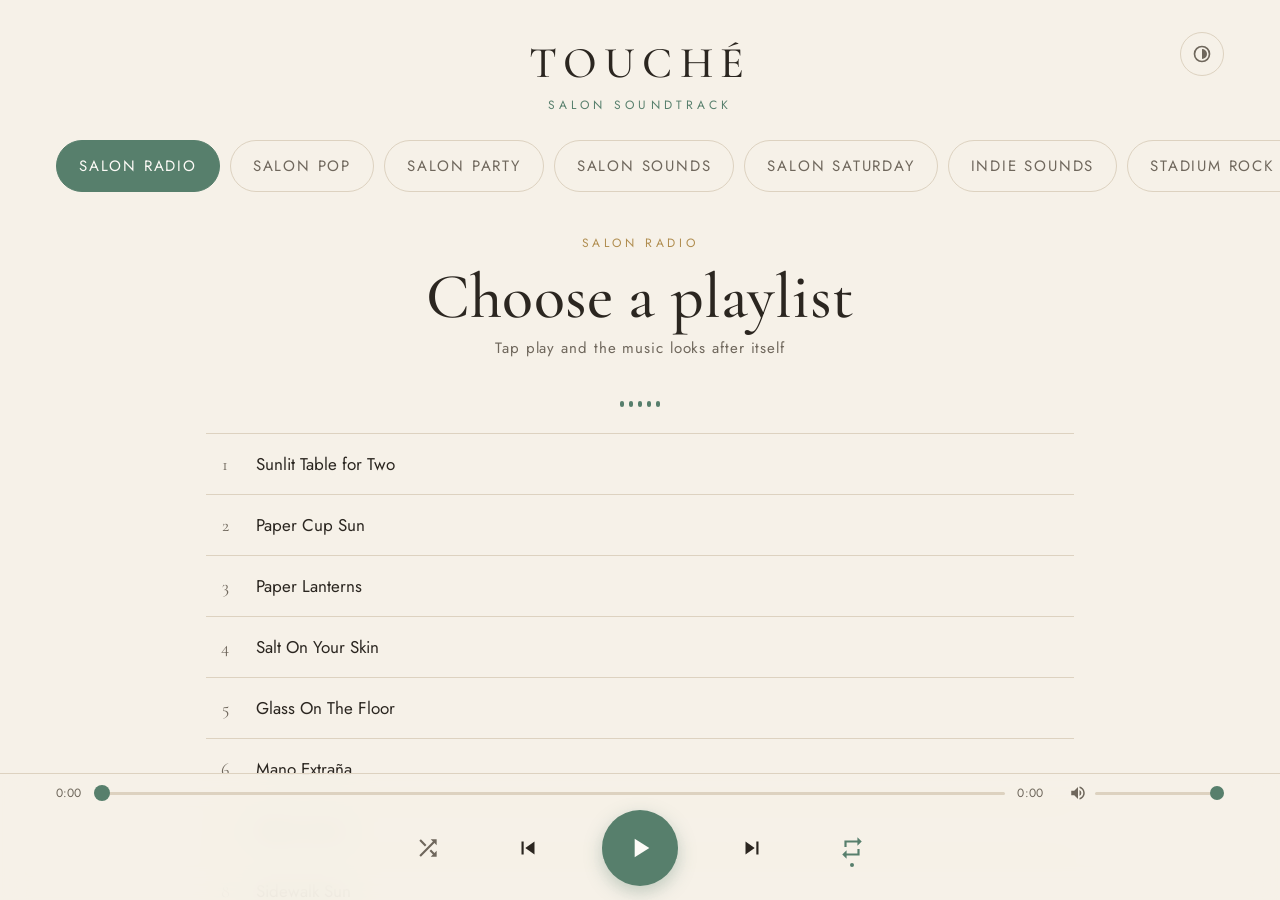
<file: index.html>
<!DOCTYPE html>
<html lang="en-GB">
<head>
<meta charset="UTF-8">
<meta name="viewport" content="width=device-width, initial-scale=1.0, viewport-fit=cover">
<meta name="apple-mobile-web-app-capable" content="yes">
<meta name="apple-mobile-web-app-status-bar-style" content="black-translucent">
<meta name="apple-mobile-web-app-title" content="Touché Music">
<meta name="theme-color" content="#f6f1e8">
<title>Touché — Salon Soundtrack</title>
<link rel="manifest" href="manifest.json">
<link rel="icon" href="icons/favicon.png" type="image/png">
<link rel="apple-touch-icon" href="icons/apple-touch-icon.png">
<link rel="preconnect" href="https://fonts.googleapis.com">
<link rel="preconnect" href="https://fonts.gstatic.com" crossorigin>
<link href="https://fonts.googleapis.com/css2?family=Cormorant+Garamond:ital,wght@0,400;0,500;0,600;1,400&family=Jost:wght@300;400;500&display=swap" rel="stylesheet">
<link rel="stylesheet" href="styles.css?v=6">
</head>
<body>

<header>
  <div class="wordmark">Touché</div>
  <div class="strap">Salon Soundtrack</div>
  <button class="theme" id="themeBtn" aria-label="Theme: follows the device" title="Light / dark mode">
    <svg id="iconThemeAuto" viewBox="0 0 24 24" fill-rule="evenodd"><path d="M12 2a10 10 0 1 0 0 20 10 10 0 0 0 0-20zm0 2a8 8 0 1 1 0 16 8 8 0 0 1 0-16zm0 2a6 6 0 0 1 0 12V6z"/></svg>
    <svg id="iconThemeLight" viewBox="0 0 24 24" style="display:none"><path d="M6.76 4.84l-1.8-1.79-1.41 1.41 1.79 1.79 1.42-1.41zM4 10.5H1v2h3v-2zm9-9.95h-2V3.5h2V.55zm7.45 3.91l-1.41-1.41-1.79 1.79 1.41 1.41 1.79-1.79zm-3.21 13.7l1.79 1.8 1.41-1.41-1.8-1.79-1.4 1.4zM20 10.5v2h3v-2h-3zm-8-5c-3.31 0-6 2.69-6 6s2.69 6 6 6 6-2.69 6-6-2.69-6-6-6zm-1 16.95h2V19.5h-2v2.95zm-7.45-3.91l1.41 1.41 1.79-1.8-1.41-1.41-1.79 1.8z"/></svg>
    <svg id="iconThemeDark" viewBox="0 0 24 24" style="display:none"><path d="M9.5 2c-1.82 0-3.53.5-5 1.35 2.99 1.73 5 4.95 5 8.65s-2.01 6.92-5 8.65A9.97 9.97 0 0 0 9.5 22c5.52 0 10-4.48 10-10s-4.48-10-10-10z"/></svg>
  </button>
</header>

<nav class="playlists" id="playlistNav" aria-label="Playlists"></nav>
<div class="pl-select-wrap">
  <select id="plSelect" class="pl-select" aria-label="Choose a playlist"></select>
</div>

<main>
  <section class="now" id="nowPlaying">
    <div class="playlist-label" id="npPlaylist">—</div>
    <h1 id="npTitle">Choose a playlist</h1>
    <div class="artist" id="npArtist">Tap play and the music looks after itself</div>
    <div class="eq" aria-hidden="true"><span></span><span></span><span></span><span></span><span></span></div>
  </section>

  <section class="tracks" id="trackList" aria-label="Track list"></section>
</main>

<div class="bar">
  <div class="bar-now" id="barNow">&nbsp;</div>
  <div class="progress">
    <span id="tCur">0:00</span>
    <input type="range" id="seek" min="0" max="100" value="0" aria-label="Seek">
    <span id="tEnd">0:00</span>
    <div class="volume" id="volWrap">
      <svg viewBox="0 0 24 24" width="18" height="18" fill="#6f675c" aria-hidden="true"><path d="M3 9v6h4l5 5V4L7 9H3zm13.5 3a4.5 4.5 0 0 0-2.5-4.03v8.05A4.5 4.5 0 0 0 16.5 12zM14 3.23v2.06c2.89.86 5 3.54 5 6.71s-2.11 5.85-5 6.71v2.06c4.01-.91 7-4.49 7-8.77s-2.99-7.86-7-8.77z"/></svg>
      <input type="range" id="vol" min="0" max="100" value="100" aria-label="Volume">
    </div>
  </div>
  <div class="controls">
    <button class="ctl toggle" id="shuffleBtn" aria-label="Shuffle" title="Shuffle">
      <svg viewBox="0 0 24 24"><path d="M10.59 9.17L5.41 4 4 5.41l5.17 5.17 1.42-1.41zM14.5 4l2.04 2.04L4 18.59 5.41 20 17.96 7.46 20 9.5V4h-5.5zm.33 9.41l-1.41 1.41 3.13 3.13L14.5 20H20v-5.5l-2.04 2.04-3.13-3.13z"/></svg>
      <span class="dot"></span>
    </button>
    <button class="ctl" id="prevBtn" aria-label="Previous track">
      <svg viewBox="0 0 24 24"><path d="M6 6h2v12H6zm3.5 6l8.5 6V6z"/></svg>
    </button>
    <button class="ctl play" id="playBtn" aria-label="Play">
      <svg id="iconPlay" viewBox="0 0 24 24"><path d="M8 5v14l11-7z"/></svg>
      <svg id="iconPause" viewBox="0 0 24 24" style="display:none"><path d="M6 19h4V5H6v14zm8-14v14h4V5h-4z"/></svg>
    </button>
    <button class="ctl" id="nextBtn" aria-label="Next track">
      <svg viewBox="0 0 24 24"><path d="M6 18l8.5-6L6 6v12zM16 6v12h2V6h-2z"/></svg>
    </button>
    <button class="ctl toggle on" id="loopBtn" aria-label="Repeat playlist" title="Repeat playlist">
      <svg viewBox="0 0 24 24"><path d="M7 7h10v3l4-4-4-4v3H5v6h2V7zm10 10H7v-3l-4 4 4 4v-3h12v-6h-2v4z"/></svg>
      <span class="dot"></span>
    </button>
  </div>
</div>

<audio id="audio" preload="auto"></audio>

<script src="playlists.js"></script>
<script src="player.js?v=6"></script>
</body>
</html>
</file>
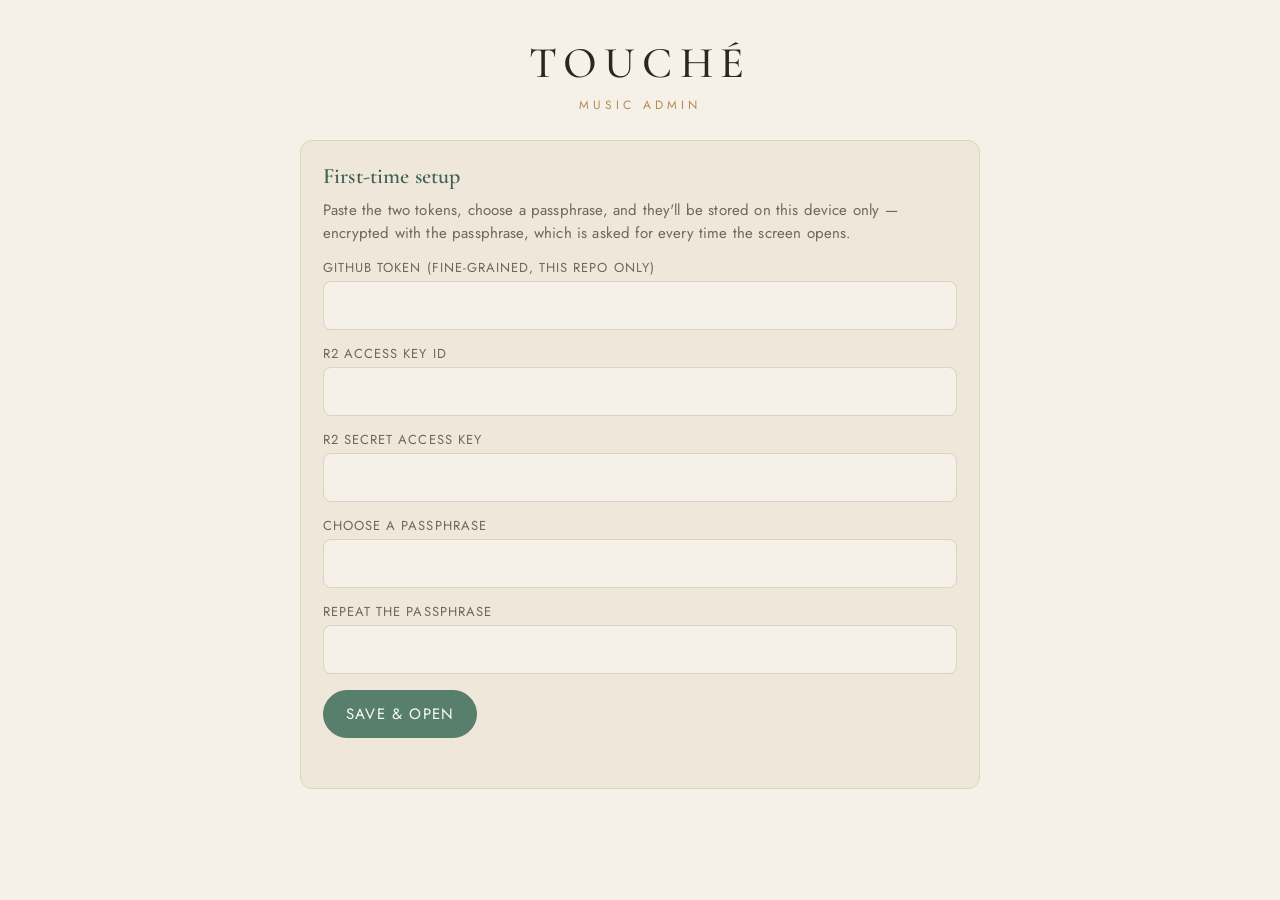
<file: admin.html>
<!DOCTYPE html>
<html lang="en-GB">
<head>
<meta charset="UTF-8">
<meta name="viewport" content="width=device-width, initial-scale=1.0, viewport-fit=cover">
<meta name="robots" content="noindex">
<meta name="theme-color" content="#f6f1e8">
<title>Touché — Music Admin</title>
<link rel="icon" href="icons/favicon.png" type="image/png">
<link rel="preconnect" href="https://fonts.googleapis.com">
<link rel="preconnect" href="https://fonts.gstatic.com" crossorigin>
<link href="https://fonts.googleapis.com/css2?family=Cormorant+Garamond:wght@500;600&family=Jost:wght@300;400;500&display=swap" rel="stylesheet">
<link rel="stylesheet" href="styles.css?v=5">
<style>
  /* admin-only layout on top of the brand variables from styles.css */
  body{display:block;min-height:100dvh;padding-bottom:90px}
  .admin-wrap{max-width:760px;margin:0 auto;padding:0 clamp(16px,5vw,40px)}
  .admin-strap{color:var(--gold) !important}

  .panel{
    background:var(--card);
    border:1px solid var(--line);
    border-radius:12px;
    padding:22px;
    margin:18px 0;
  }
  .panel h2{
    font-family:'Cormorant Garamond',serif;
    font-weight:600;
    font-size:22px;
    color:var(--sage-deep);
    margin-bottom:10px;
  }
  .panel p{font-size:15px;color:var(--ink-soft);margin:8px 0;line-height:1.5}
  label{display:block;font-size:13px;letter-spacing:.08em;text-transform:uppercase;color:var(--ink-soft);margin:14px 0 4px}
  input[type=password], input[type=text]{
    width:100%;
    padding:12px 14px;
    font-family:'Jost',sans-serif;
    font-size:16px;
    color:var(--ink);
    background:var(--parchment);
    border:1px solid var(--line);
    border-radius:8px;
  }
  .btn{
    font-family:'Jost',sans-serif;
    font-size:15px;
    letter-spacing:.08em;
    text-transform:uppercase;
    padding:12px 22px;
    border-radius:999px;
    border:1px solid var(--sage);
    background:var(--sage);
    color:var(--on-sage);
    cursor:pointer;
    min-height:44px;
  }
  .btn.ghost{background:transparent;color:var(--sage-deep);border-color:var(--line)}
  .btn.small{padding:7px 14px;font-size:13px;min-height:36px}
  .btn:disabled{opacity:.45;cursor:default}
  .btn-row{display:flex;gap:10px;flex-wrap:wrap;margin-top:16px}
  .error{color:#a33d2e;font-size:14px;margin-top:10px;min-height:18px}

  /* sticky save bar */
  .savebar{
    position:fixed;left:0;right:0;bottom:0;
    background:var(--bar-bg);
    backdrop-filter:blur(14px);
    -webkit-backdrop-filter:blur(14px);
    border-top:1px solid var(--line);
    padding:12px clamp(16px,5vw,40px) calc(12px + env(safe-area-inset-bottom));
    display:flex;align-items:center;gap:12px;justify-content:center;
  }
  .savebar .count{font-size:14px;color:var(--ink-soft);flex:1;max-width:300px}

  /* playlist sections */
  details.pl{border-bottom:1px solid var(--line)}
  details.pl summary{
    list-style:none;cursor:pointer;
    display:flex;align-items:center;gap:12px;
    padding:16px 4px;min-height:56px;
  }
  details.pl summary::-webkit-details-marker{display:none}
  .pl-name{font-family:'Cormorant Garamond',serif;font-size:24px;font-weight:600;flex:1}
  .pl-count{font-size:13px;color:var(--ink-soft)}
  .song{
    display:flex;align-items:center;gap:10px;
    padding:9px 4px 9px 14px;
    border-top:1px dashed var(--line);
    font-size:15px;
  }
  .song .t{flex:1;min-width:0;overflow:hidden;text-overflow:ellipsis;white-space:nowrap}
  .song .t small{color:var(--ink-soft)}
  .song button{
    background:none;border:1px solid var(--line);border-radius:8px;
    color:var(--ink-soft);cursor:pointer;font-family:'Jost',sans-serif;
    font-size:12px;padding:7px 10px;min-height:34px;
  }
  .song button:hover{color:var(--sage-deep);border-color:var(--sage)}
  .section-note{font-size:12px;letter-spacing:.14em;text-transform:uppercase;color:var(--gold);padding:10px 4px 2px 14px}

  /* modal */
  .modal-back{
    position:fixed;inset:0;background:rgba(0,0,0,.45);
    display:flex;align-items:center;justify-content:center;z-index:50;padding:18px;
  }
  .modal{
    background:var(--parchment);border:1px solid var(--line);border-radius:14px;
    width:100%;max-width:480px;max-height:84dvh;overflow-y:auto;padding:22px;
  }
  .modal h3{font-family:'Cormorant Garamond',serif;font-size:22px;font-weight:600;margin-bottom:12px}
  .choice{display:block;width:100%;text-align:left;background:var(--card);border:1px solid var(--line);
    border-radius:10px;padding:13px 16px;margin:8px 0;font-family:'Jost',sans-serif;font-size:16px;
    color:var(--ink);cursor:pointer;min-height:48px}
  .choice:hover{border-color:var(--sage)}
  .upl-row{display:flex;align-items:center;gap:10px;padding:8px 0;border-top:1px dashed var(--line);font-size:14px}
  .upl-row .name{flex:1;min-width:0;overflow:hidden;text-overflow:ellipsis;white-space:nowrap}
  .upl-row .st{font-size:12px;color:var(--ink-soft);white-space:nowrap}
  progress{width:70px;height:6px;accent-color:var(--sage)}
</style>
</head>
<body>

<header style="position:static">
  <div class="wordmark">Touché</div>
  <div class="strap admin-strap">Music Admin</div>
</header>

<div class="admin-wrap" id="view"></div>
<div id="modalHost"></div>

<script>
/* =====================================================================
   Touché Music Admin
   A serverless console for the music library: move songs between
   genres, rename them, and upload new MP3s. It talks directly to
   GitHub (to edit playlists.js) and to Cloudflare R2 (to store audio)
   using tokens that are held ONLY on this device, encrypted with a
   passphrase. Nothing runs on a server.
   ===================================================================== */

const GH_API   = 'https://api.github.com/repos/dazza0x/touche-music/contents/playlists.js';
const R2_HOST  = '822821b3bbd95ab6b53f8935ab4a2018.r2.cloudflarestorage.com';
const R2_BUCKET = 'touche-music';
const AUDIO_BASE = 'https://audio.touchesm.com/';
const ARTIST = 'Touché Sessions';
const VAULT_KEY = 'touche-admin-vault';

let creds = null;          // {gh, r2id, r2secret} — in memory only while unlocked
let model = null;          // parsed playlists: [{name, tracks:[{title,artist,url}], altBoundary}]
let fileSha = null;        // GitHub blob sha for compare-and-swap saves
let headerText = null;     // the comment block above PLAYLISTS, kept verbatim
let dirty = 0;             // staged change count

const $id = s => document.getElementById(s);
const esc = s => s.replace(/&/g,'&amp;').replace(/</g,'&lt;').replace(/"/g,'&quot;');

/* ===================== vault (passphrase-encrypted tokens) ===================== */
const te = new TextEncoder(), td = new TextDecoder();
const b64 = b => btoa(String.fromCharCode(...new Uint8Array(b)));
const unb64 = s => Uint8Array.from(atob(s), c => c.charCodeAt(0));

async function deriveKey(pass, salt){
  const base = await crypto.subtle.importKey('raw', te.encode(pass), 'PBKDF2', false, ['deriveKey']);
  return crypto.subtle.deriveKey(
    { name:'PBKDF2', salt, iterations:310000, hash:'SHA-256' },
    base, { name:'AES-GCM', length:256 }, false, ['encrypt','decrypt']);
}
async function sealVault(pass, data){
  const salt = crypto.getRandomValues(new Uint8Array(16));
  const iv = crypto.getRandomValues(new Uint8Array(12));
  const key = await deriveKey(pass, salt);
  const ct = await crypto.subtle.encrypt({ name:'AES-GCM', iv }, key, te.encode(JSON.stringify(data)));
  localStorage.setItem(VAULT_KEY, JSON.stringify({ salt:b64(salt), iv:b64(iv), ct:b64(ct) }));
}
async function openVault(pass){
  const v = JSON.parse(localStorage.getItem(VAULT_KEY));
  const key = await deriveKey(pass, unb64(v.salt));
  const pt = await crypto.subtle.decrypt({ name:'AES-GCM', iv:unb64(v.iv) }, key, unb64(v.ct));
  return JSON.parse(td.decode(pt));
}

/* ===================== playlists.js parsing & regeneration ===================== */
function parsePlaylists(text){
  const headerEnd = text.indexOf('const PLAYLISTS');
  headerText = text.slice(0, headerEnd);
  const lists = [];
  let cur = null;
  for (const line of text.split('\n')){
    let m;
    if ((m = line.match(/name:\s*"([^"]+)"/))){
      cur = { name:m[1], tracks:[], altBoundary:null };
      lists.push(cur);
    } else if (cur && /\/\*\s*alternate/.test(line)){
      cur.altBoundary = cur.tracks.length;
    } else if (cur && (m = line.match(/title:\s*"([^"]+)".*artist:\s*"([^"]+)".*url:\s*"([^"]+)"/))){
      cur.tracks.push({ title:m[1], artist:m[2], url:m[3] });
    }
  }
  for (const pl of lists) if (pl.altBoundary === null) pl.altBoundary = pl.tracks.length;
  return lists;
}

function regenerate(){
  const out = [headerText + 'const PLAYLISTS = ['];
  model.forEach((pl, i) => {
    out.push('  {');
    out.push(`    name: "${pl.name}",`);
    out.push('    tracks: [');
    out.push('      /* first takes — different tunes before anything repeats */');
    pl.tracks.forEach((t, j) => {
      if (j === pl.altBoundary) out.push('      /* alternate takes and remixes */');
      const comma = j === pl.tracks.length - 1 ? '' : ',';
      out.push(`      { title: "${t.title}", artist: "${t.artist}", url: "${t.url}" }${comma}`);
    });
    out.push('    ]');
    out.push('  }' + (i === model.length - 1 ? '' : ','));
  });
  out.push('];');
  out.push('');
  return out.join('\n');
}

/* a track is an "alternate" if it's a later take, remix or instrumental */
const isAlternate = t => /\((take |remix|instrumental|smashed|again)/i.test(t);

/* ===================== GitHub (read & commit playlists.js) ===================== */
async function ghLoad(){
  const headers = { Accept:'application/vnd.github+json' };
  if (creds && creds.gh) headers.Authorization = 'Bearer ' + creds.gh;
  const res = await fetch(GH_API + '?t=' + Date.now(), { headers });
  if (!res.ok) throw new Error('GitHub read failed (' + res.status + ')');
  const j = await res.json();
  fileSha = j.sha;
  const bytes = unb64(j.content.replace(/\n/g,''));
  return td.decode(bytes);
}
async function ghSave(message){
  const text = regenerate();
  const bytes = te.encode(text);
  let bin = '';
  for (let i = 0; i < bytes.length; i += 8192) bin += String.fromCharCode(...bytes.subarray(i, i + 8192));
  const res = await fetch(GH_API, {
    method:'PUT',
    headers:{ Accept:'application/vnd.github+json', Authorization:'Bearer ' + creds.gh, 'Content-Type':'application/json' },
    body: JSON.stringify({ message, content: btoa(bin), sha: fileSha })
  });
  if (res.status === 409) throw new Error('conflict');
  if (!res.ok) throw new Error('GitHub save failed (' + res.status + ')');
  fileSha = (await res.json()).content.sha;
}

/* ===================== R2 (signed uploads from the browser) ===================== */
async function hmac(keyBytes, msg){
  const k = await crypto.subtle.importKey('raw', keyBytes, { name:'HMAC', hash:'SHA-256' }, false, ['sign']);
  return new Uint8Array(await crypto.subtle.sign('HMAC', k, te.encode(msg)));
}
const hex = b => [...new Uint8Array(b)].map(x => x.toString(16).padStart(2,'0')).join('');
async function sha256hex(data){ return hex(await crypto.subtle.digest('SHA-256', data)); }
const EMPTY_HASH = 'e3b0c44298fc1c149afbf4c8996fb92427ae41e4649b934ca495991b7852b855';

async function signR2(method, key, payloadHash, contentType){
  const now = new Date();
  const amzDate = now.toISOString().replace(/[-:]/g,'').replace(/\.\d+/,'');
  const date = amzDate.slice(0, 8);
  const uri = `/${R2_BUCKET}/${key}`;
  const hdrs = [['host', R2_HOST], ['x-amz-content-sha256', payloadHash], ['x-amz-date', amzDate]];
  if (contentType) hdrs.unshift(['content-type', contentType]);
  const canonHeaders = hdrs.map(h => h[0] + ':' + h[1] + '\n').join('');
  const signedNames = hdrs.map(h => h[0]).join(';');
  const canonical = [method, uri, '', canonHeaders, signedNames, payloadHash].join('\n');
  const scope = `${date}/auto/s3/aws4_request`;
  const toSign = ['AWS4-HMAC-SHA256', amzDate, scope, await sha256hex(te.encode(canonical))].join('\n');
  let k = await hmac(te.encode('AWS4' + creds.r2secret), date);
  k = await hmac(k, 'auto'); k = await hmac(k, 's3'); k = await hmac(k, 'aws4_request');
  const sig = hex(await hmac(k, toSign));
  return {
    url: `https://${R2_HOST}${uri}`,
    headers: {
      'x-amz-content-sha256': payloadHash,
      'x-amz-date': amzDate,
      Authorization: `AWS4-HMAC-SHA256 Credential=${creds.r2id}/${scope}, SignedHeaders=${signedNames}, Signature=${sig}`
    }
  };
}
async function r2Exists(key){
  const s = await signR2('HEAD', key, EMPTY_HASH);
  const res = await fetch(s.url, { method:'HEAD', headers:s.headers });
  return res.ok;
}
function r2Upload(key, file, payloadHash, onProgress){
  return signR2('PUT', key, payloadHash, 'audio/mpeg').then(s => new Promise((resolve, reject) => {
    const xhr = new XMLHttpRequest();
    xhr.open('PUT', s.url);
    for (const [h, v] of Object.entries(s.headers)) xhr.setRequestHeader(h, v);
    xhr.setRequestHeader('Content-Type', 'audio/mpeg');
    xhr.upload.onprogress = e => { if (e.lengthComputable) onProgress(e.loaded / e.total); };
    xhr.onload = () => xhr.status < 300 ? resolve() : reject(new Error('upload failed (' + xhr.status + ')'));
    xhr.onerror = () => reject(new Error('upload failed (network/CORS)'));
    xhr.send(file);
  }));
}

/* ===================== naming conventions ===================== */
function slugify(s){
  return s.normalize('NFD').replace(/[̀-ͯ]/g,'')   // strip accents
    .replace(/['‘’]/g,'')                          // drop apostrophes
    .replace(/&/g,' and ').toLowerCase()
    .replace(/[^a-z0-9]+/g,'-').replace(/^-+|-+$/g,'');
}
const TAKE_WORDS = [null,null,'Two','Three','Four','Five','Six','Seven','Eight','Nine','Ten'];
function planUpload(filename){
  let base = filename.replace(/\.mp3$/i,'').trim();
  let take = 1;
  const m = base.match(/^(.*?)\s*\((\d+)\)$/);              // Suno's "(1)" duplicates
  if (m){ base = m[1].trim(); take = parseInt(m[2], 10) + 1; }
  // bump past takes already in the library under this base title
  const taken = new Set();
  for (const pl of model) for (const t of pl.tracks){
    if (t.title === base) taken.add(1);
    const tm = t.title.match(new RegExp('^' + base.replace(/[.*+?^${}()|[\]\\]/g,'\\$&') + ' \\(Take (\\w+)\\)$'));
    if (tm){ const n = TAKE_WORDS.indexOf(tm[1]); if (n > 0) taken.add(n); }
  }
  while (taken.has(take)) take++;
  const title = take === 1 ? base : `${base} (Take ${TAKE_WORDS[take] || take})`;
  const slug = take === 1 ? slugify(base) : `${slugify(base)}-take-${(TAKE_WORDS[take] || take).toString().toLowerCase()}`;
  return { title, key: slug + '.mp3' };
}

/* ===================== views ===================== */
function render(html){ $id('view').innerHTML = html; }
function modal(html){ $id('modalHost').innerHTML = `<div class="modal-back" onclick="if(event.target===this)closeModal()"><div class="modal">${html}</div></div>`; }
function closeModal(){
  $id('modalHost').innerHTML = '';
  /* anything staged inside a modal (uploads especially) must show up
     the moment it closes — re-draw the console and its save bar */
  if (creds && model) viewConsole();
}

function viewSetup(){
  render(`
    <div class="panel">
      <h2>First-time setup</h2>
      <p>Paste the two tokens, choose a passphrase, and they'll be stored on
         this device only — encrypted with the passphrase, which is asked for
         every time the screen opens.</p>
      <label>GitHub token (fine-grained, this repo only)</label>
      <input type="password" id="ghTok" autocomplete="off">
      <label>R2 access key ID</label>
      <input type="text" id="r2Id" autocomplete="off">
      <label>R2 secret access key</label>
      <input type="password" id="r2Sec" autocomplete="off">
      <label>Choose a passphrase</label>
      <input type="password" id="pass1" autocomplete="new-password">
      <label>Repeat the passphrase</label>
      <input type="password" id="pass2" autocomplete="new-password">
      <div class="btn-row"><button class="btn" onclick="doSetup()">Save &amp; open</button></div>
      <div class="error" id="err"></div>
    </div>`);
}
async function doSetup(){
  const gh = $id('ghTok').value.trim(), r2id = $id('r2Id').value.trim(), r2secret = $id('r2Sec').value.trim();
  const p1 = $id('pass1').value, p2 = $id('pass2').value;
  if (!gh || !r2id || !r2secret){ $id('err').textContent = 'All three credentials are needed.'; return; }
  if (p1.length < 6){ $id('err').textContent = 'Passphrase needs at least 6 characters.'; return; }
  if (p1 !== p2){ $id('err').textContent = 'Passphrases do not match.'; return; }
  await sealVault(p1, { gh, r2id, r2secret });
  creds = { gh, r2id, r2secret };
  openConsole();
}

function viewUnlock(){
  render(`
    <div class="panel">
      <h2>Unlock</h2>
      <p>Enter the admin passphrase for this device.</p>
      <label>Passphrase</label>
      <input type="password" id="pass" autocomplete="current-password" onkeydown="if(event.key==='Enter')doUnlock()">
      <div class="btn-row">
        <button class="btn" onclick="doUnlock()">Unlock</button>
        <button class="btn ghost" onclick="if(confirm('Forget the stored tokens on this device? You will need to set up again.')){localStorage.removeItem(VAULT_KEY);viewSetup()}">Reset</button>
      </div>
      <div class="error" id="err"></div>
    </div>`);
  $id('pass').focus();
}
async function doUnlock(){
  try { creds = await openVault($id('pass').value); openConsole(); }
  catch { $id('err').textContent = 'Wrong passphrase.'; }
}

async function openConsole(){
  render('<div class="panel"><p>Loading the library…</p></div>');
  try { model = parsePlaylists(await ghLoad()); dirty = 0; viewConsole(); }
  catch (e){ render(`<div class="panel"><p>Could not load the library: ${esc(e.message)}</p><div class="btn-row"><button class="btn" onclick="openConsole()">Retry</button></div></div>`); }
}

const openSections = new Set();
function syncOpen(el){
  if (el.open) openSections.add(el.dataset.pl); else openSections.delete(el.dataset.pl);
}
function viewConsole(){
  let h = '';
  model.forEach((pl, pi) => {
    let rows = '';
    pl.tracks.forEach((t, ti) => {
      if (ti === 0 && pl.altBoundary > 0) rows += '<div class="section-note">Songs</div>';
      if (ti === pl.altBoundary) rows += '<div class="section-note">Takes &amp; remixes</div>';
      rows += `<div class="song"><span class="t">${esc(t.title)}</span>
        <button onclick="askMove(${pi},${ti})">Move</button>
        <button onclick="askRename(${pi},${ti})">Rename</button>
        <button onclick="askRemove(${pi},${ti})" title="Remove from playlist">✕</button></div>`;
    });
    const open = openSections.size === 0 ? pi === 0 : openSections.has(pl.name);
    h += `<details class="pl" data-pl="${esc(pl.name)}" ontoggle="syncOpen(this)"${open ? ' open' : ''}>
      <summary><span class="pl-name">${esc(pl.name)}</span>
        <span class="pl-count">${pl.tracks.length} tracks</span>
        <button class="btn small ghost" onclick="event.preventDefault();askUpload(${pi})">Add songs</button>
      </summary>${rows}</details>`;
  });
  h += `<div class="savebar">
    <span class="count" id="dirtyCount"></span>
    <button class="btn" id="saveBtn" onclick="doSave()"></button>
    <button class="btn ghost" onclick="if(dirty===0||confirm('Discard the pending changes?'))openConsole()">Reload</button>
    <button class="btn ghost" onclick="creds=null;model=null;viewUnlock()">Lock</button>
  </div>`;
  render(h);
  paintDirty();
}
function paintDirty(){
  $id('dirtyCount').textContent = dirty === 0 ? 'No pending changes' : dirty + ' pending change' + (dirty === 1 ? '' : 's');
  $id('saveBtn').disabled = dirty === 0;
  $id('saveBtn').textContent = 'Save';
}

/* ===================== actions ===================== */
function askMove(pi, ti){
  const t = model[pi].tracks[ti];
  let h = `<h3>Move “${esc(t.title)}”</h3>`;
  model.forEach((pl, i) => { if (i !== pi) h += `<button class="choice" onclick="doMove(${pi},${ti},${i})">${esc(pl.name)}</button>`; });
  h += '<div class="btn-row"><button class="btn ghost" onclick="closeModal()">Cancel</button></div>';
  modal(h);
}
function doMove(pi, ti, target){
  const src = model[pi], dst = model[target];
  const [t] = src.tracks.splice(ti, 1);
  if (ti < src.altBoundary) src.altBoundary--;
  /* a cross-listed song may already be in the target — merge rather
     than create a second entry */
  const already = dst.tracks.some(x => x.url === t.url);
  if (!already){
    if (isAlternate(t.title)) dst.tracks.push(t);
    else dst.tracks.splice(dst.altBoundary++, 0, t);
  }
  dirty++; closeModal(); viewConsole();
  if (already) alert(`“${t.title}” was already in ${dst.name}, so the two entries were merged into one.`);
}
function askRename(pi, ti){
  const t = model[pi].tracks[ti];
  const name = prompt('New title for this song:', t.title);
  if (name && name.trim() && name.trim() !== t.title){
    t.title = name.trim().replace(/"/g, "'");
    dirty++; viewConsole();
  }
}
function askRemove(pi, ti){
  const t = model[pi].tracks[ti];
  if (!confirm(`Remove “${t.title}” from ${model[pi].name}? (The MP3 stays safe in storage.)`)) return;
  const src = model[pi];
  src.tracks.splice(ti, 1);
  if (ti < src.altBoundary) src.altBoundary--;
  dirty++; viewConsole();
}

async function doSave(){
  $id('saveBtn').disabled = true; $id('saveBtn').textContent = 'Saving…';
  try {
    await ghSave(`Admin: update playlists (${dirty} change${dirty === 1 ? '' : 's'} via the admin screen)`);
    dirty = 0; paintDirty();
    $id('dirtyCount').textContent = 'Saved — live in a couple of minutes, salons overnight';
  } catch (e){
    if (e.message === 'conflict'){
      alert('The playlists changed somewhere else while you were editing. Reloading the latest version — your pending changes were not saved.');
      openConsole();
    } else { alert('Save failed: ' + e.message); paintDirty(); }
  }
}

/* ===================== uploads ===================== */
function askUpload(pi){
  modal(`<h3>Add songs to ${esc(model[pi].name)}</h3>
    <p style="font-size:14px;color:var(--ink-soft)">Pick the MP3s straight from Suno's download — duplicate "(1)" names
    become numbered takes automatically.</p>
    <input type="file" id="uplFiles" accept=".mp3,audio/mpeg" multiple style="margin:12px 0">
    <div id="uplList"></div>
    <div class="btn-row">
      <button class="btn" id="uplGo" onclick="doUpload(${pi})">Upload</button>
      <button class="btn ghost" onclick="closeModal()">Close</button>
    </div>`);
}
async function doUpload(pi){
  const files = [...$id('uplFiles').files];
  if (!files.length) return;
  $id('uplGo').disabled = true;
  const listEl = $id('uplList');
  listEl.innerHTML = '';
  const rows = files.map(f => {
    const plan = planUpload(f.name);
    const el = document.createElement('div');
    el.className = 'upl-row';
    el.innerHTML = `<span class="name">${esc(plan.title)}</span><progress max="1" value="0"></progress><span class="st">waiting</span>`;
    listEl.appendChild(el);
    return { f, plan, el };
  });
  let ok = 0;
  for (const r of rows){
    const st = r.el.querySelector('.st'), bar = r.el.querySelector('progress');
    try {
      st.textContent = 'checking';
      if (await r2Exists(r.plan.key)){
        st.textContent = 'already in storage — added to playlist';
      } else {
        st.textContent = 'hashing';
        const buf = await r.f.arrayBuffer();
        const hash = await sha256hex(buf);
        st.textContent = 'uploading';
        await r2Upload(r.plan.key, r.f, hash, p => bar.value = p);
        bar.value = 1;
        st.textContent = 'uploaded';
      }
      const t = { title: r.plan.title, artist: ARTIST, url: AUDIO_BASE + r.plan.key };
      const dst = model[pi];
      if (dst.tracks.some(x => x.url === t.url)){
        st.textContent = 'already in this playlist — skipped';
        continue;
      }
      if (isAlternate(t.title)) dst.tracks.push(t);
      else dst.tracks.splice(dst.altBoundary++, 0, t);
      dirty++; ok++;
      const dc = $id('dirtyCount');
      if (dc){ dc.textContent = dirty + ' pending change' + (dirty === 1 ? '' : 's'); $id('saveBtn').disabled = false; }
    } catch (e){
      st.textContent = 'failed: ' + e.message;
    }
  }
  $id('uplGo').disabled = false;
  $id('uplGo').textContent = 'Upload more';
  if (ok){
    const note = document.createElement('p');
    note.style.cssText = 'font-size:14px;color:var(--sage-deep);margin-top:10px';
    note.textContent = ok + ' song' + (ok === 1 ? '' : 's') + ' staged — close this and press Save to publish.';
    listEl.appendChild(note);
  }
}

/* ===================== self-test hook (used during development) ===================== */
window.__selfTest = async function(){
  const text = await (await fetch('playlists.js?t=' + Date.now())).text();
  model = parsePlaylists(text);
  const before = model.map(p => ({ n:p.name, c:p.tracks.length, b:p.altBoundary }));
  const regen = regenerate();
  const reparsed = parsePlaylists(regen);
  const after = reparsed.map(p => ({ n:p.name, c:p.tracks.length, b:p.altBoundary }));
  const salonPattern = /title:\s*"([^"]+)".*artist:\s*"([^"]+)".*url:\s*"([^"]+)"/;
  const lineCheck = regen.split('\n').filter(l => l.includes('title:')).every(l => salonPattern.test(l));
  return { roundtripEqual: JSON.stringify(before) === JSON.stringify(after), before, after,
           salonParserCompatible: lineCheck,
           headerPreserved: regen.startsWith(headerText),
           slugTests: [slugify("Kettle’s On"), slugify('Mano Extraña'), slugify('R&B Nights')],
           planTests: [planUpload('Velvet Dusk.mp3'), planUpload('Velvet Dusk (1).mp3'), planUpload('Sunlit Table for Two.mp3')] };
};

/* ===================== boot ===================== */
if (localStorage.getItem(VAULT_KEY)) viewUnlock(); else viewSetup();
</script>
</body>
</html>
</file>
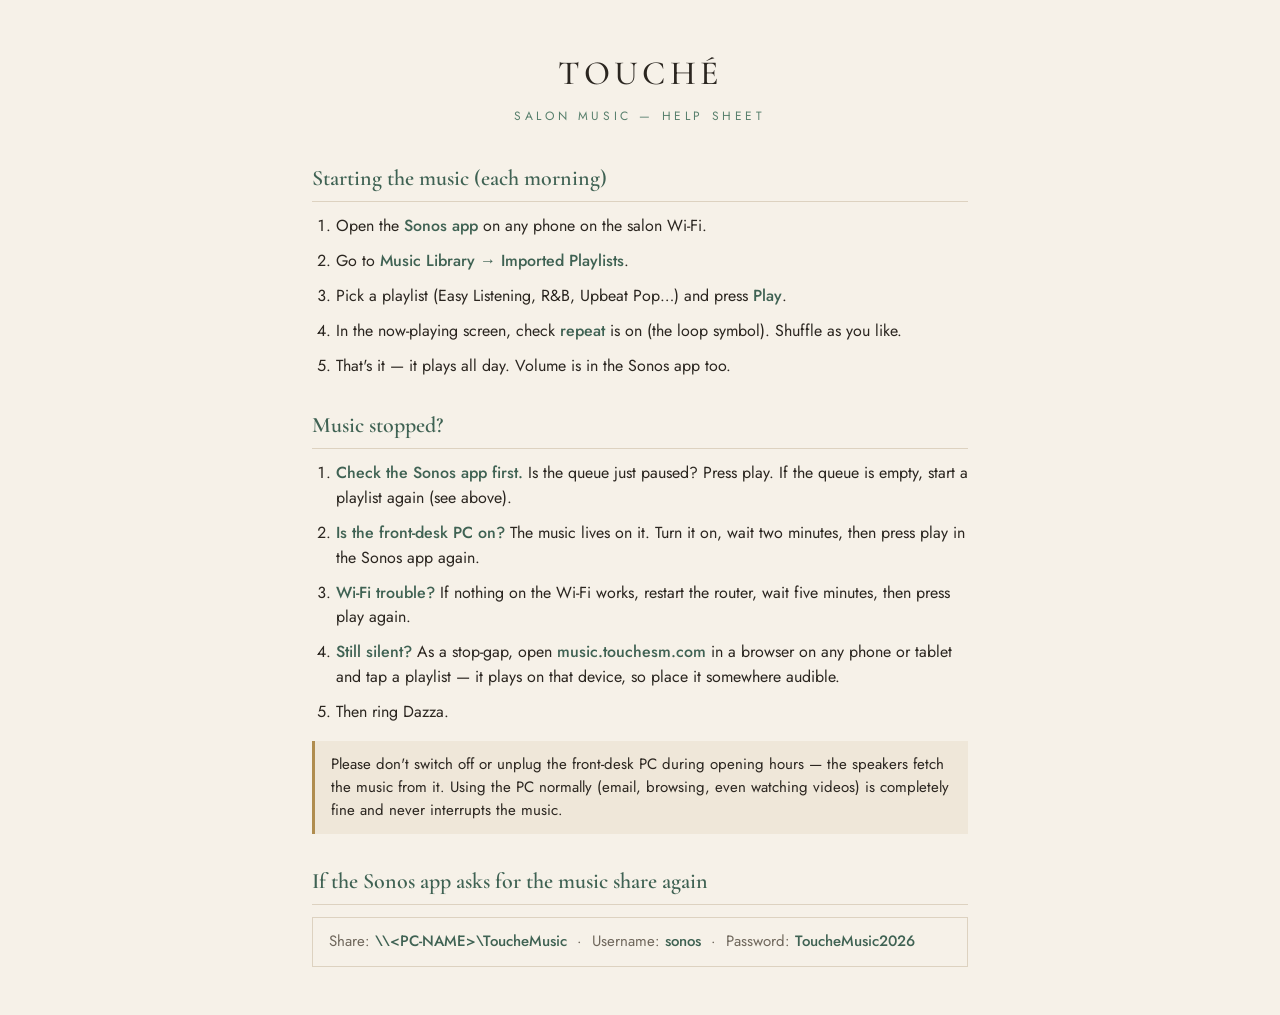
<file: salon/help.html>
<!DOCTYPE html>
<html lang="en-GB">
<head>
<meta charset="UTF-8">
<meta name="viewport" content="width=device-width, initial-scale=1.0">
<title>Touché — Salon Music Help Sheet</title>
<link rel="preconnect" href="https://fonts.googleapis.com">
<link rel="preconnect" href="https://fonts.gstatic.com" crossorigin>
<link href="https://fonts.googleapis.com/css2?family=Cormorant+Garamond:wght@500;600&family=Jost:wght@300;400;500&display=swap" rel="stylesheet">
<style>
  :root{
    --parchment:#f6f1e8; --ink:#2b2620; --ink-soft:#6f675c;
    --sage:#577f6c; --sage-deep:#3f6253; --line:#ddd2c0; --gold:#b08d4f;
  }
  *{margin:0;padding:0;box-sizing:border-box}
  body{
    font-family:'Jost',sans-serif; background:var(--parchment);
    color:var(--ink); max-width:720px; margin:0 auto;
    padding:48px 32px; line-height:1.55;
  }
  h1{
    font-family:'Cormorant Garamond',serif; font-weight:500;
    font-size:34px; letter-spacing:.12em; text-transform:uppercase;
    text-align:center;
  }
  .strap{
    text-align:center; font-size:12px; letter-spacing:.3em;
    text-transform:uppercase; color:var(--sage); margin:6px 0 36px;
  }
  h2{
    font-family:'Cormorant Garamond',serif; font-weight:600;
    font-size:22px; color:var(--sage-deep);
    border-bottom:1px solid var(--line);
    padding-bottom:6px; margin:30px 0 12px;
  }
  ol{padding-left:24px}
  li{margin:10px 0}
  strong{font-weight:500; color:var(--sage-deep)}
  .note{
    background:#efe7d9; border-left:3px solid var(--gold);
    padding:12px 16px; margin:16px 0; font-size:15px;
  }
  .creds{
    font-size:15px; color:var(--ink-soft);
    border:1px solid var(--line); padding:12px 16px; margin-top:8px;
  }
  @media print{ body{padding:24px} }
</style>
</head>
<body>
<h1>Touché</h1>
<div class="strap">Salon Music — Help Sheet</div>

<h2>Starting the music (each morning)</h2>
<ol>
  <li>Open the <strong>Sonos app</strong> on any phone on the salon Wi-Fi.</li>
  <li>Go to <strong>Music Library → Imported Playlists</strong>.</li>
  <li>Pick a playlist (Easy Listening, R&amp;B, Upbeat Pop…) and press <strong>Play</strong>.</li>
  <li>In the now-playing screen, check <strong>repeat</strong> is on (the loop symbol). Shuffle as you like.</li>
  <li>That's it — it plays all day. Volume is in the Sonos app too.</li>
</ol>

<h2>Music stopped?</h2>
<ol>
  <li><strong>Check the Sonos app first.</strong> Is the queue just paused? Press play. If the queue is empty, start a playlist again (see above).</li>
  <li><strong>Is the front-desk PC on?</strong> The music lives on it. Turn it on, wait two minutes, then press play in the Sonos app again.</li>
  <li><strong>Wi-Fi trouble?</strong> If nothing on the Wi-Fi works, restart the router, wait five minutes, then press play again.</li>
  <li><strong>Still silent?</strong> As a stop-gap, open <strong>music.touchesm.com</strong> in a browser on any phone or tablet and tap a playlist — it plays on that device, so place it somewhere audible.</li>
  <li>Then ring Dazza.</li>
</ol>

<div class="note">
  Please don't switch off or unplug the front-desk PC during opening
  hours — the speakers fetch the music from it. Using the PC normally
  (email, browsing, even watching videos) is completely fine and never
  interrupts the music.
</div>

<h2>If the Sonos app asks for the music share again</h2>
<div class="creds">
  Share: <strong>\\&lt;PC-NAME&gt;\ToucheMusic</strong> &nbsp;·&nbsp;
  Username: <strong>sonos</strong> &nbsp;·&nbsp;
  Password: <strong>ToucheMusic2026</strong>
</div>

</body>
</html>
</file>
<file: styles.css>
/* Touché — Salon Soundtrack
   Warm, editorial, restrained. Matches the Touché brand. */

:root{
  --parchment:#f6f1e8;
  --card:#efe7d9;
  --ink:#2b2620;
  --ink-soft:#6f675c;
  --sage:#577f6c;
  --sage-deep:#3f6253;
  --line:#ddd2c0;
  --gold:#b08d4f;
  --on-sage:#fdfbf7;
  --bar-bg:rgba(246,241,232,.92);
  --shadow-sage:rgba(87,127,108,.35);
  color-scheme:light;
}

/* Touché after dark — same brand, lights down. Warm near-black ink,
   parchment text, sage lifted a touch so it still carries the accent. */
@media (prefers-color-scheme: dark){
  :root:not([data-theme="light"]){
    --parchment:#1e1a15;
    --card:#28231c;
    --ink:#ece4d4;
    --ink-soft:#a59a87;
    --sage:#6e9c86;
    --sage-deep:#9cc0ae;
    --line:#3b342a;
    --gold:#c9a36b;
    --bar-bg:rgba(30,26,21,.92);
    --shadow-sage:rgba(0,0,0,.45);
    color-scheme:dark;
  }
}
:root[data-theme="dark"]{
  --parchment:#1e1a15;
  --card:#28231c;
  --ink:#ece4d4;
  --ink-soft:#a59a87;
  --sage:#6e9c86;
  --sage-deep:#9cc0ae;
  --line:#3b342a;
  --gold:#c9a36b;
  --bar-bg:rgba(30,26,21,.92);
  --shadow-sage:rgba(0,0,0,.45);
  color-scheme:dark;
}
*{margin:0;padding:0;box-sizing:border-box;-webkit-tap-highlight-color:transparent}
html,body{height:100%}
body{
  font-family:'Jost',sans-serif;
  background:var(--parchment);
  color:var(--ink);
  display:flex;
  flex-direction:column;
  min-height:100dvh;
  letter-spacing:.01em;
  transition:background-color .3s ease, color .3s ease;
}

/* ---------- header ---------- */
header{
  text-align:center;
  padding:clamp(20px,4vh,44px) 24px 8px;
  flex-shrink:0;
  position:relative;
}
.theme{
  position:absolute;
  top:clamp(16px,3.5vh,40px);
  right:clamp(16px,5vw,56px);
  width:44px;height:44px;
  display:flex;
  align-items:center;
  justify-content:center;
  background:transparent;
  border:1px solid var(--line);
  border-radius:50%;
  color:var(--ink-soft);
  cursor:pointer;
  transition:color .2s, border-color .2s;
}
.theme:focus-visible{outline:2px solid var(--sage);outline-offset:2px}
.theme svg{width:20px;height:20px;fill:currentColor}
header .wordmark{
  font-family:'Cormorant Garamond',serif;
  font-size:clamp(30px,4.4vw,44px);
  font-weight:500;
  letter-spacing:.16em;
  text-transform:uppercase;
}
header .strap{
  font-size:12px;
  letter-spacing:.34em;
  text-transform:uppercase;
  color:var(--sage);
  margin-top:6px;
}

/* ---------- playlist chips ---------- */
nav.playlists{
  display:flex;
  gap:10px;
  justify-content:flex-start;
  overflow-x:auto;
  padding:18px clamp(16px,5vw,56px) 6px;
  scrollbar-width:none;
  /* scroll containers may be flex-shrunk to nothing — as the track
     list grew this row was being crushed and the chips clipped */
  flex-shrink:0;
}
nav.playlists::-webkit-scrollbar{display:none}
/* centre the chips when they fit the row, but stay scrollable from the
   first chip when they overflow (auto margins collapse on overflow —
   justify-content:center would clip the left edge instead) */
.chip:first-child{margin-left:auto}
.chip:last-child{margin-right:auto}

/* compact playlist picker — replaces the chips on small screens,
   where an overflowing row hides most of the playlists */
.pl-select-wrap{
  display:none;
  padding:14px clamp(16px,5vw,56px) 6px;
}
.pl-select{
  width:100%;
  appearance:none;
  -webkit-appearance:none;
  font-family:'Jost',sans-serif;
  font-size:15px;
  letter-spacing:.12em;
  text-transform:uppercase;
  color:var(--sage-deep);
  background:var(--card);
  border:1px solid var(--line);
  border-radius:999px;
  padding:13px 46px 13px 20px;
  min-height:48px;
  cursor:pointer;
  background-image:url('data:image/svg+xml;utf8,<svg xmlns="http://www.w3.org/2000/svg" viewBox="0 0 24 24" fill="%23577f6c"><path d="M7 10l5 5 5-5z"/></svg>');
  background-repeat:no-repeat;
  background-position:right 18px center;
  background-size:16px;
}
.pl-select:focus-visible{outline:2px solid var(--sage);outline-offset:2px}
.chip{
  flex:0 0 auto;
  border:1px solid var(--line);
  background:transparent;
  color:var(--ink-soft);
  font-family:'Jost',sans-serif;
  font-size:15px;
  letter-spacing:.12em;
  text-transform:uppercase;
  padding:14px 22px;
  border-radius:999px;
  cursor:pointer;
  transition:all .25s ease;
  min-height:48px;
}
.chip.active{
  background:var(--sage);
  border-color:var(--sage);
  color:var(--on-sage);
}

/* ---------- now playing ---------- */
main{
  flex:1;
  display:flex;
  flex-direction:column;
  padding:0 clamp(16px,5vw,56px);
  max-width:980px;
  width:100%;
  margin:0 auto;
  /* allow the track list to scroll inside the page rather than
     stretching it taller than the screen */
  min-height:0;
}
.now{
  text-align:center;
  padding:clamp(16px,4vh,40px) 0 clamp(10px,2vh,20px);
}
.now .playlist-label{
  font-size:12px;
  letter-spacing:.3em;
  text-transform:uppercase;
  color:var(--gold);
}
.now h1{
  font-family:'Cormorant Garamond',serif;
  font-weight:500;
  font-size:clamp(34px,6.5vw,64px);
  line-height:1.08;
  margin:10px 0 6px;
}
.now .artist{
  color:var(--ink-soft);
  font-size:15px;
  letter-spacing:.06em;
}

/* equaliser — only animates while playing */
.eq{
  display:flex;
  gap:5px;
  justify-content:center;
  align-items:flex-end;
  height:30px;
  margin:18px auto 0;
}
.eq span{
  width:4px;
  height:6px;
  background:var(--sage);
  border-radius:2px;
  transition:height .3s;
}
.playing .eq span{animation:bounce 1.1s ease-in-out infinite}
.eq span:nth-child(2){animation-delay:.15s}
.eq span:nth-child(3){animation-delay:.3s}
.eq span:nth-child(4){animation-delay:.45s}
.eq span:nth-child(5){animation-delay:.6s}
@keyframes bounce{
  0%,100%{height:6px}
  50%{height:26px}
}
@media (prefers-reduced-motion: reduce){
  .playing .eq span{animation:none;height:14px}
}

/* ---------- track list ---------- */
.tracks{
  flex:1;
  overflow-y:auto;
  border-top:1px solid var(--line);
  margin-top:8px;
  padding-bottom:140px;
}
.track{
  display:flex;
  align-items:center;
  gap:18px;
  width:100%;
  text-align:left;
  background:none;
  border:none;
  border-bottom:1px solid var(--line);
  padding:18px 6px;
  cursor:pointer;
  font-family:'Jost',sans-serif;
  color:var(--ink);
  min-height:60px;
}
.track .idx{
  font-family:'Cormorant Garamond',serif;
  font-size:18px;
  color:var(--ink-soft);
  width:26px;
  text-align:center;
  flex-shrink:0;
}
.track .name{font-size:17px;flex:1}
.track .len{font-size:14px;color:var(--ink-soft)}
.track.current .idx{color:var(--sage)}
.track.current .name{color:var(--sage-deep);font-weight:500}

/* ---------- transport bar ---------- */
.bar{
  position:fixed;
  left:0;right:0;bottom:0;
  background:var(--bar-bg);
  backdrop-filter:blur(14px);
  -webkit-backdrop-filter:blur(14px);
  border-top:1px solid var(--line);
  padding:10px clamp(16px,5vw,56px) calc(14px + env(safe-area-inset-bottom));
}
.progress{
  display:flex;
  align-items:center;
  gap:12px;
  font-size:12px;
  color:var(--ink-soft);
  margin-bottom:8px;
}
.progress input[type=range]{
  flex:1;
  -webkit-appearance:none;
  appearance:none;
  height:3px;
  background:var(--line);
  border-radius:2px;
  cursor:pointer;
}
.progress input[type=range]::-webkit-slider-thumb{
  -webkit-appearance:none;
  width:16px;height:16px;
  border-radius:50%;
  background:var(--sage);
}

/* ---------- volume (desktop only — iPads use hardware/Sonos volume) ---------- */
.volume{
  display:flex;
  align-items:center;
  gap:8px;
  margin-left:14px;
}
.volume svg{
  width:18px;height:18px;
  fill:var(--ink-soft);
  flex-shrink:0;
}
.volume input[type=range]{
  flex:0 0 110px;
  -webkit-appearance:none;
  appearance:none;
  height:3px;
  background:var(--line);
  border-radius:2px;
  cursor:pointer;
}
.volume input[type=range]::-webkit-slider-thumb{
  -webkit-appearance:none;
  width:14px;height:14px;
  border-radius:50%;
  background:var(--sage);
}
@media (max-width:640px){
  .volume{display:none}
}

/* ---------- small screens: dropdown picker, now-playing in the bar ---------- */
.bar-now{
  display:none;
  text-align:center;
  font-size:14px;
  letter-spacing:.04em;
  color:var(--ink);
  white-space:nowrap;
  overflow:hidden;
  text-overflow:ellipsis;
  margin-bottom:8px;
}
.bar-now .bn-artist{color:var(--ink-soft)}
@media (max-width:640px){
  nav.playlists{display:none}
  .pl-select-wrap{display:block}
  .now{display:none}
  .bar-now{display:block}
  .tracks{margin-top:0;padding-bottom:170px}
}
.controls{
  display:flex;
  align-items:center;
  justify-content:center;
  gap:clamp(20px,6vw,48px);
}
.ctl{
  background:none;
  border:none;
  cursor:pointer;
  color:var(--ink);
  display:flex;
  align-items:center;
  justify-content:center;
  min-width:52px;
  min-height:52px;
  border-radius:50%;
  transition:color .2s, background .2s;
}
.ctl:focus-visible{outline:2px solid var(--sage);outline-offset:2px}
.ctl svg{width:26px;height:26px;fill:currentColor}
.ctl.play{
  background:var(--sage);
  color:var(--on-sage);
  width:76px;height:76px;
  box-shadow:0 6px 18px var(--shadow-sage);
}
.ctl.play svg{width:32px;height:32px}
.ctl.toggle{color:var(--ink-soft)}
.ctl.toggle.on{color:var(--sage)}
.ctl.toggle .dot{
  position:absolute;
  margin-top:34px;
  width:4px;height:4px;
  border-radius:50%;
  background:var(--sage);
  opacity:0;
}
.ctl.toggle.on .dot{opacity:1}
</file>
